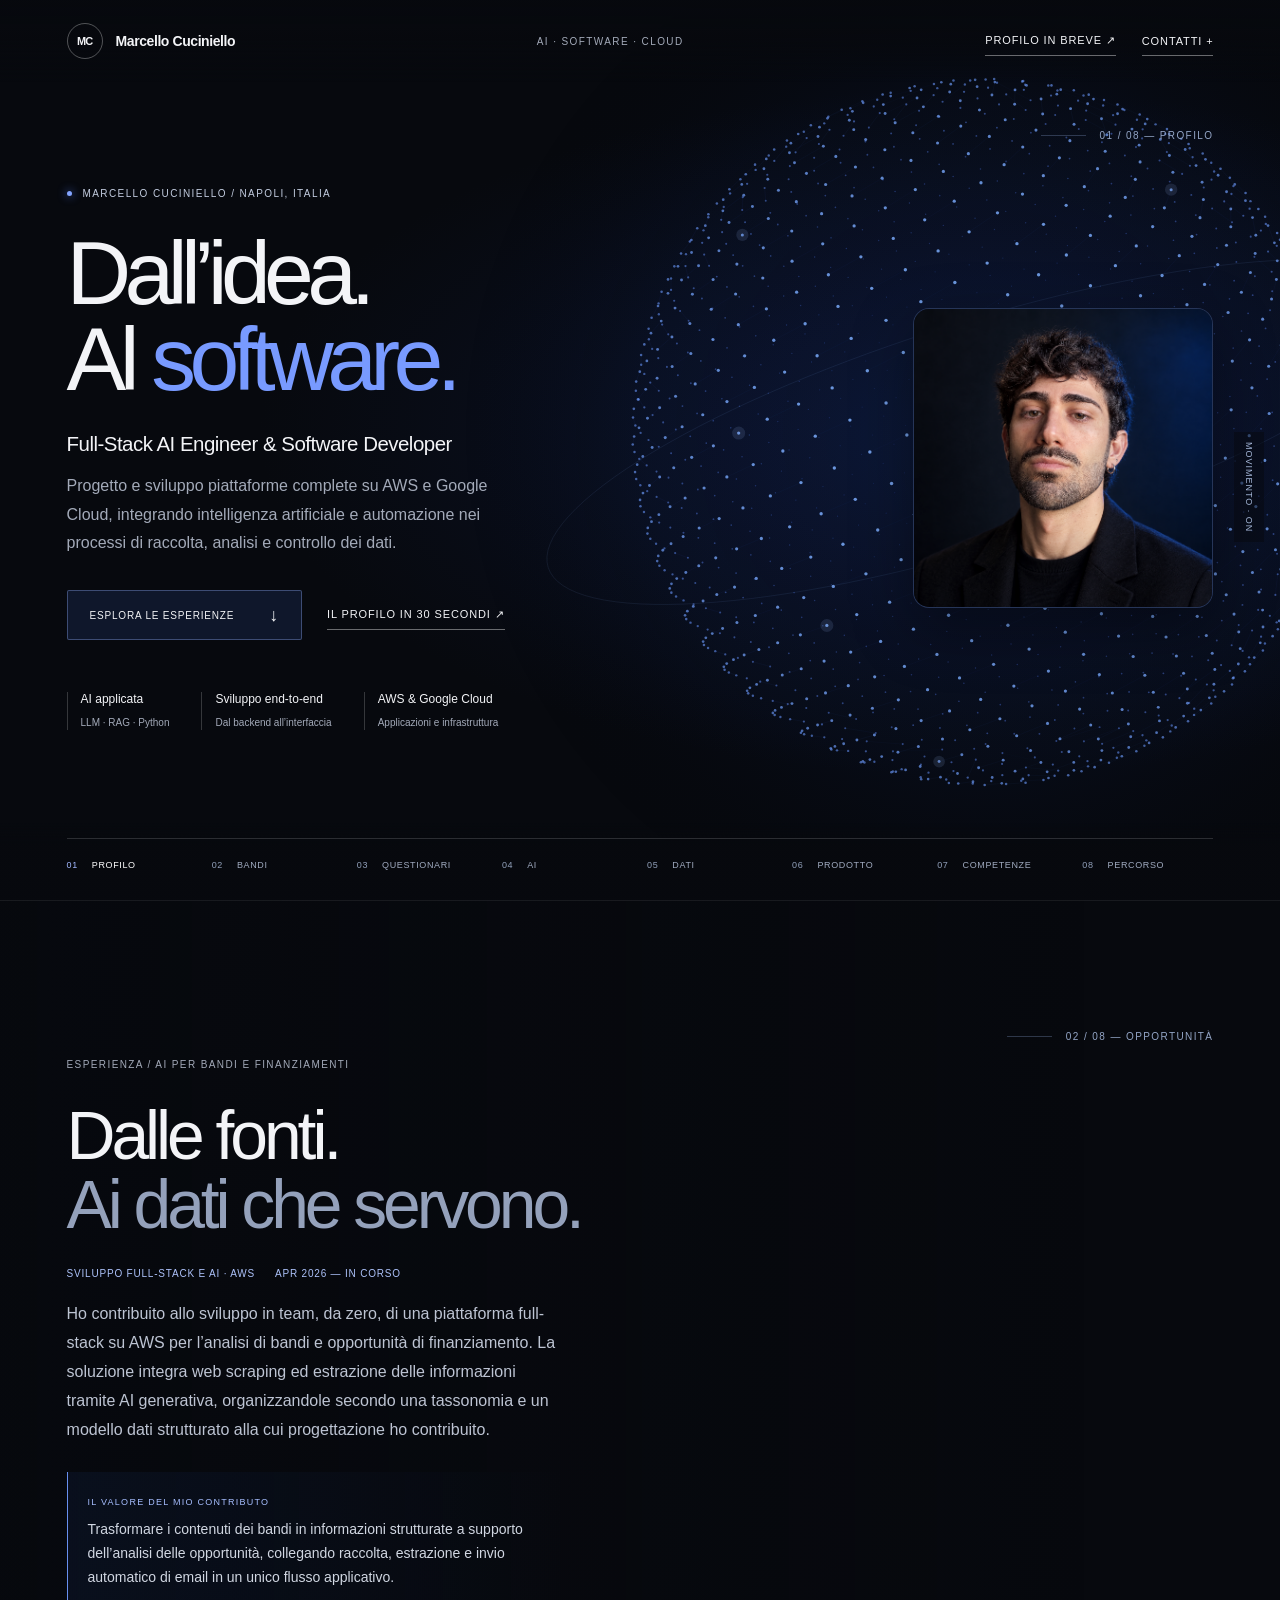
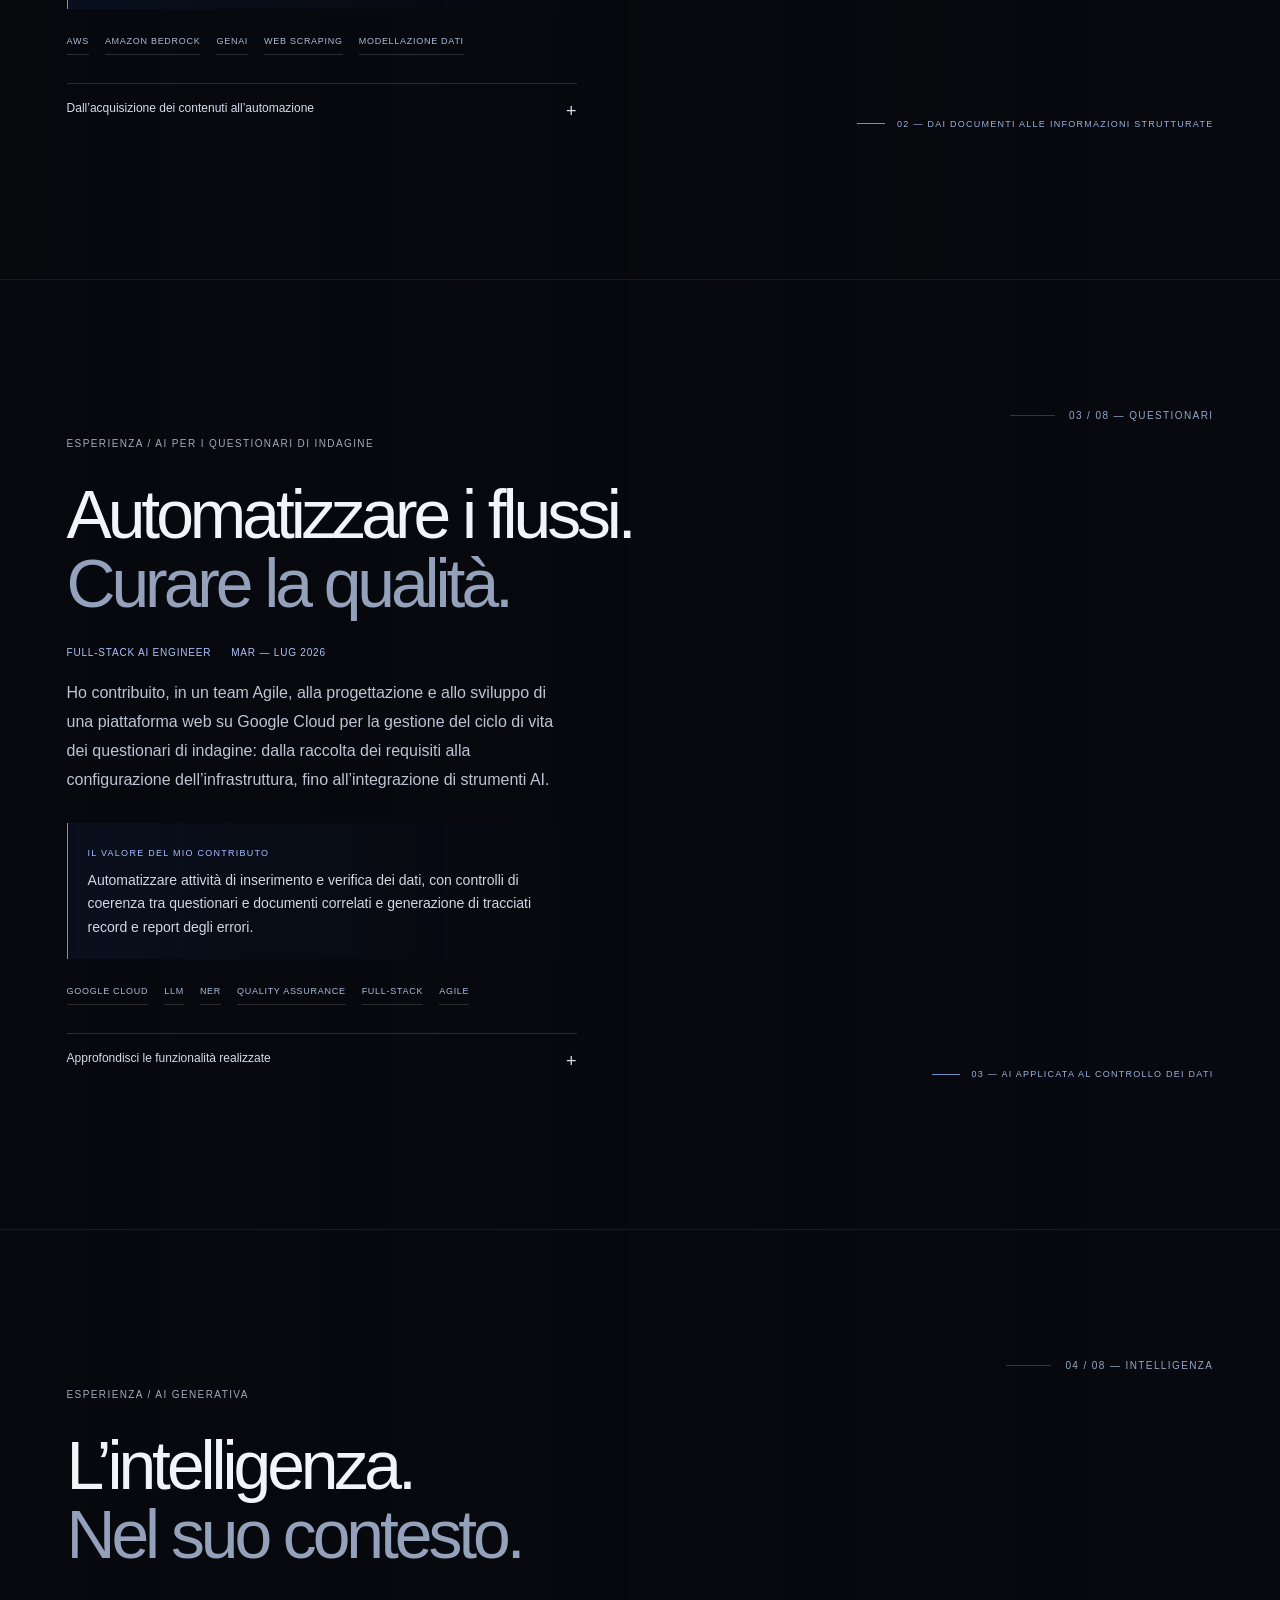
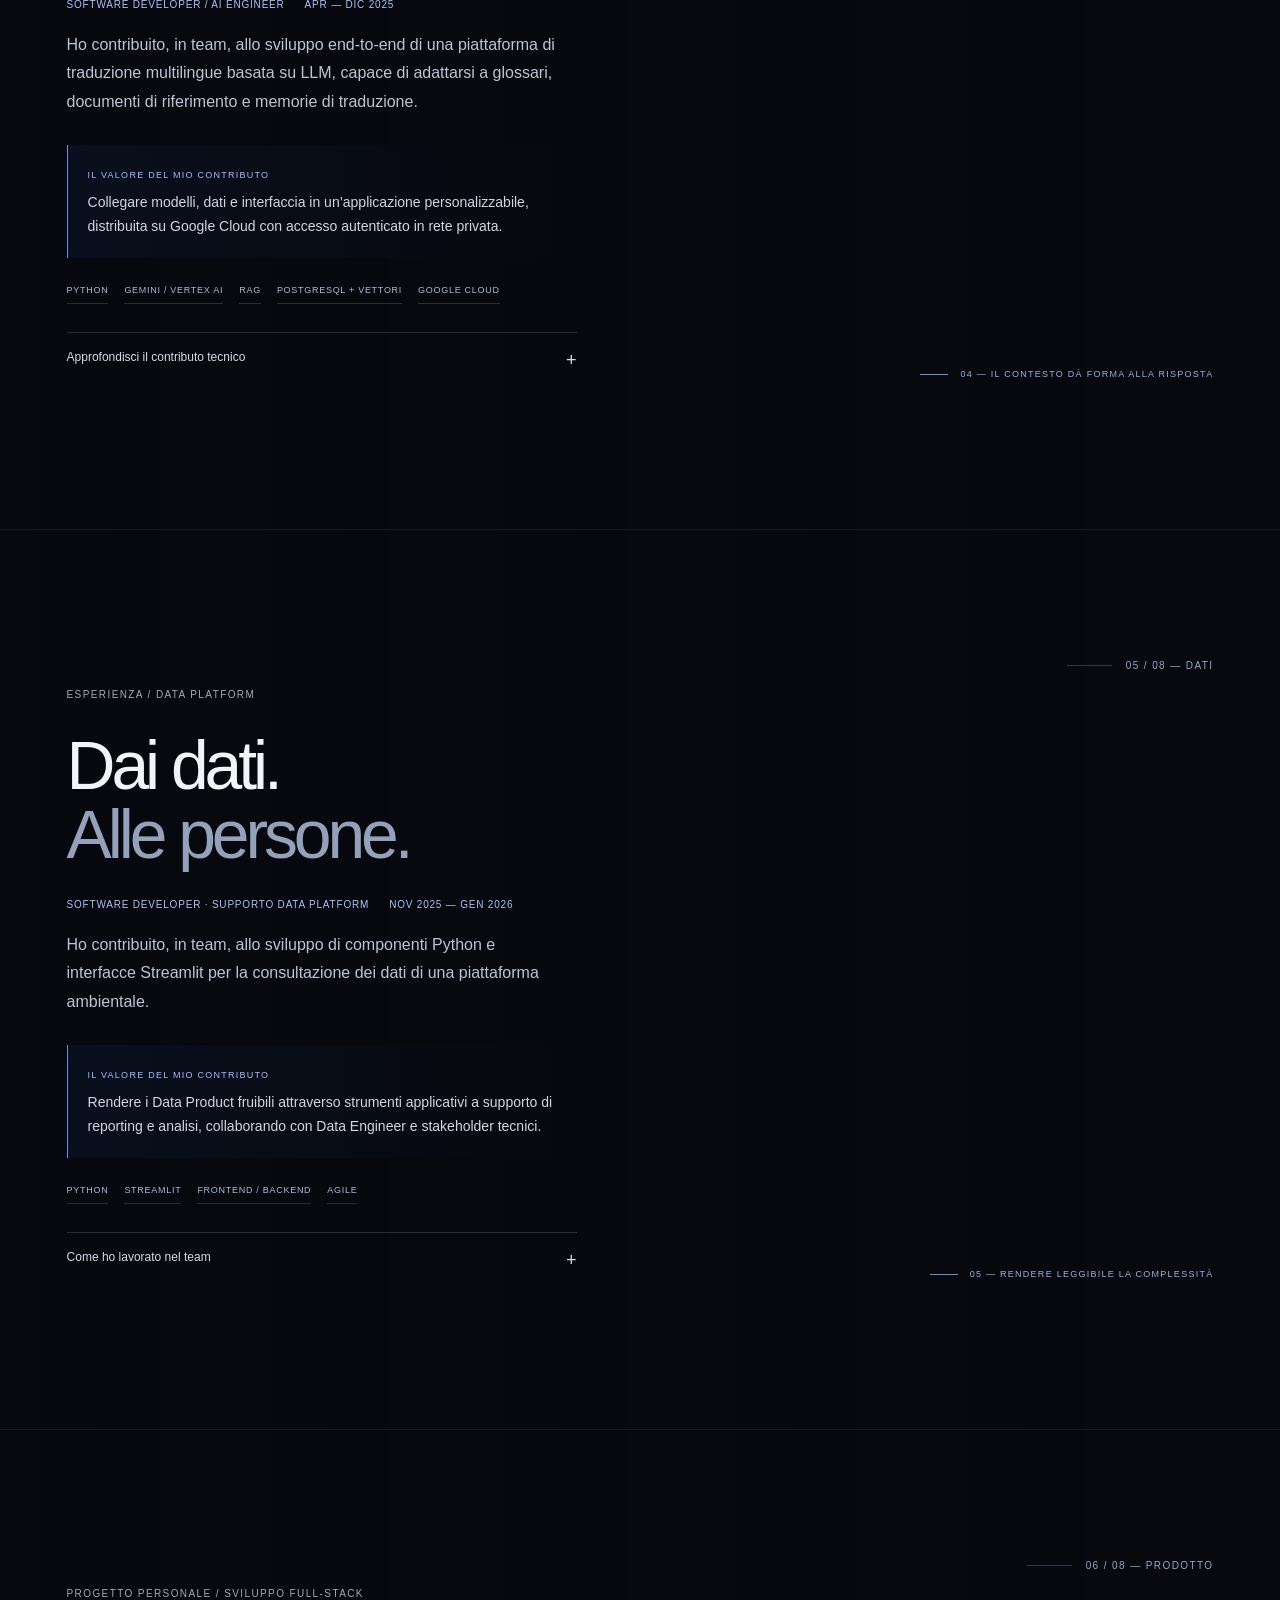
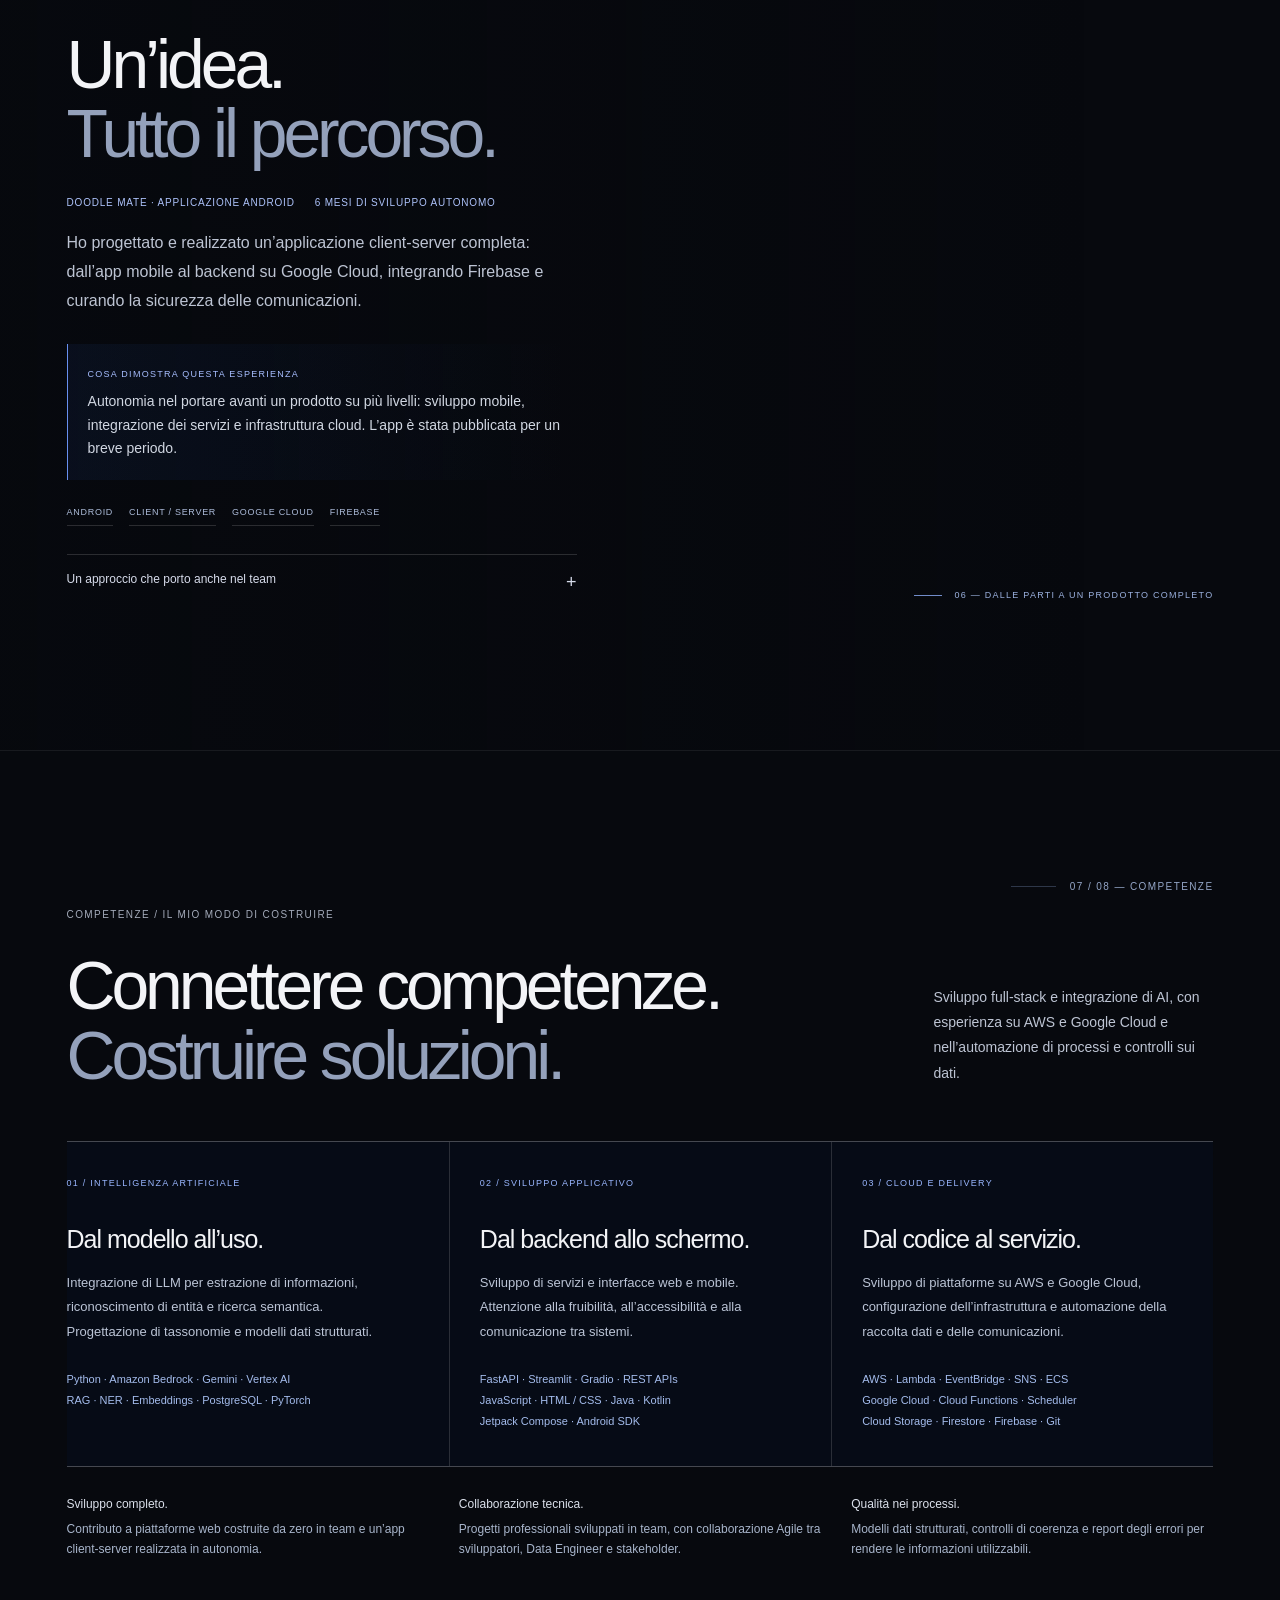
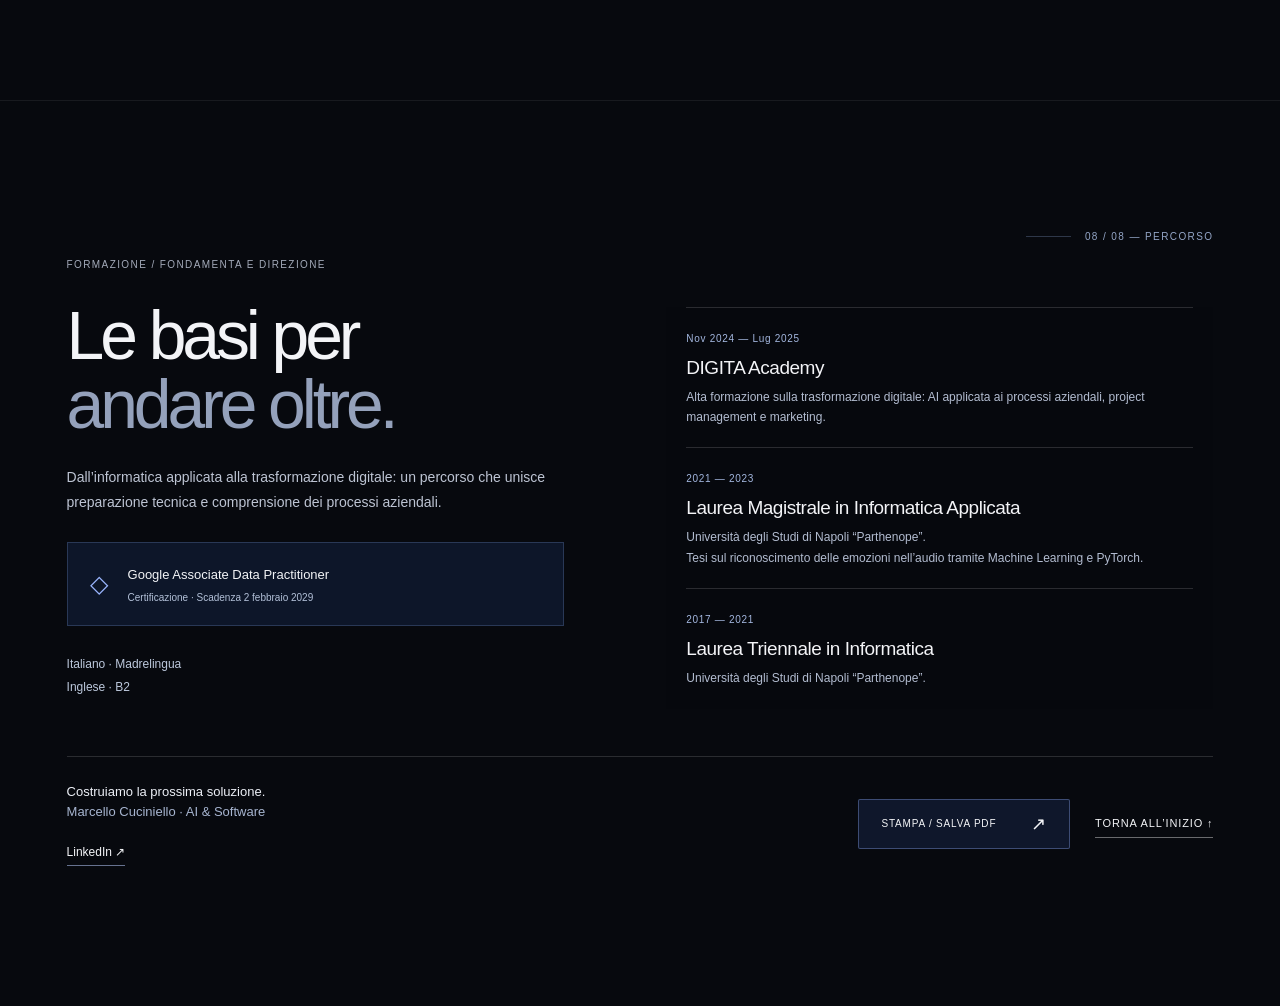
<file: index.html>
﻿<!doctype html>
<html lang="it">
<head>
  <meta charset="utf-8">
  <meta name="viewport" content="width=device-width, initial-scale=1">
  <meta http-equiv="refresh" content="0; url=hubtown-cv-directions.html">
  <link rel="canonical" href="hubtown-cv-directions.html">
  <title>Marcello Cuciniello — AI & Software</title>
</head>
<body>
  <p>Apri <a href="hubtown-cv-directions.html">il profilo di Marcello Cuciniello</a>.</p>
</body>
</html>
</file>
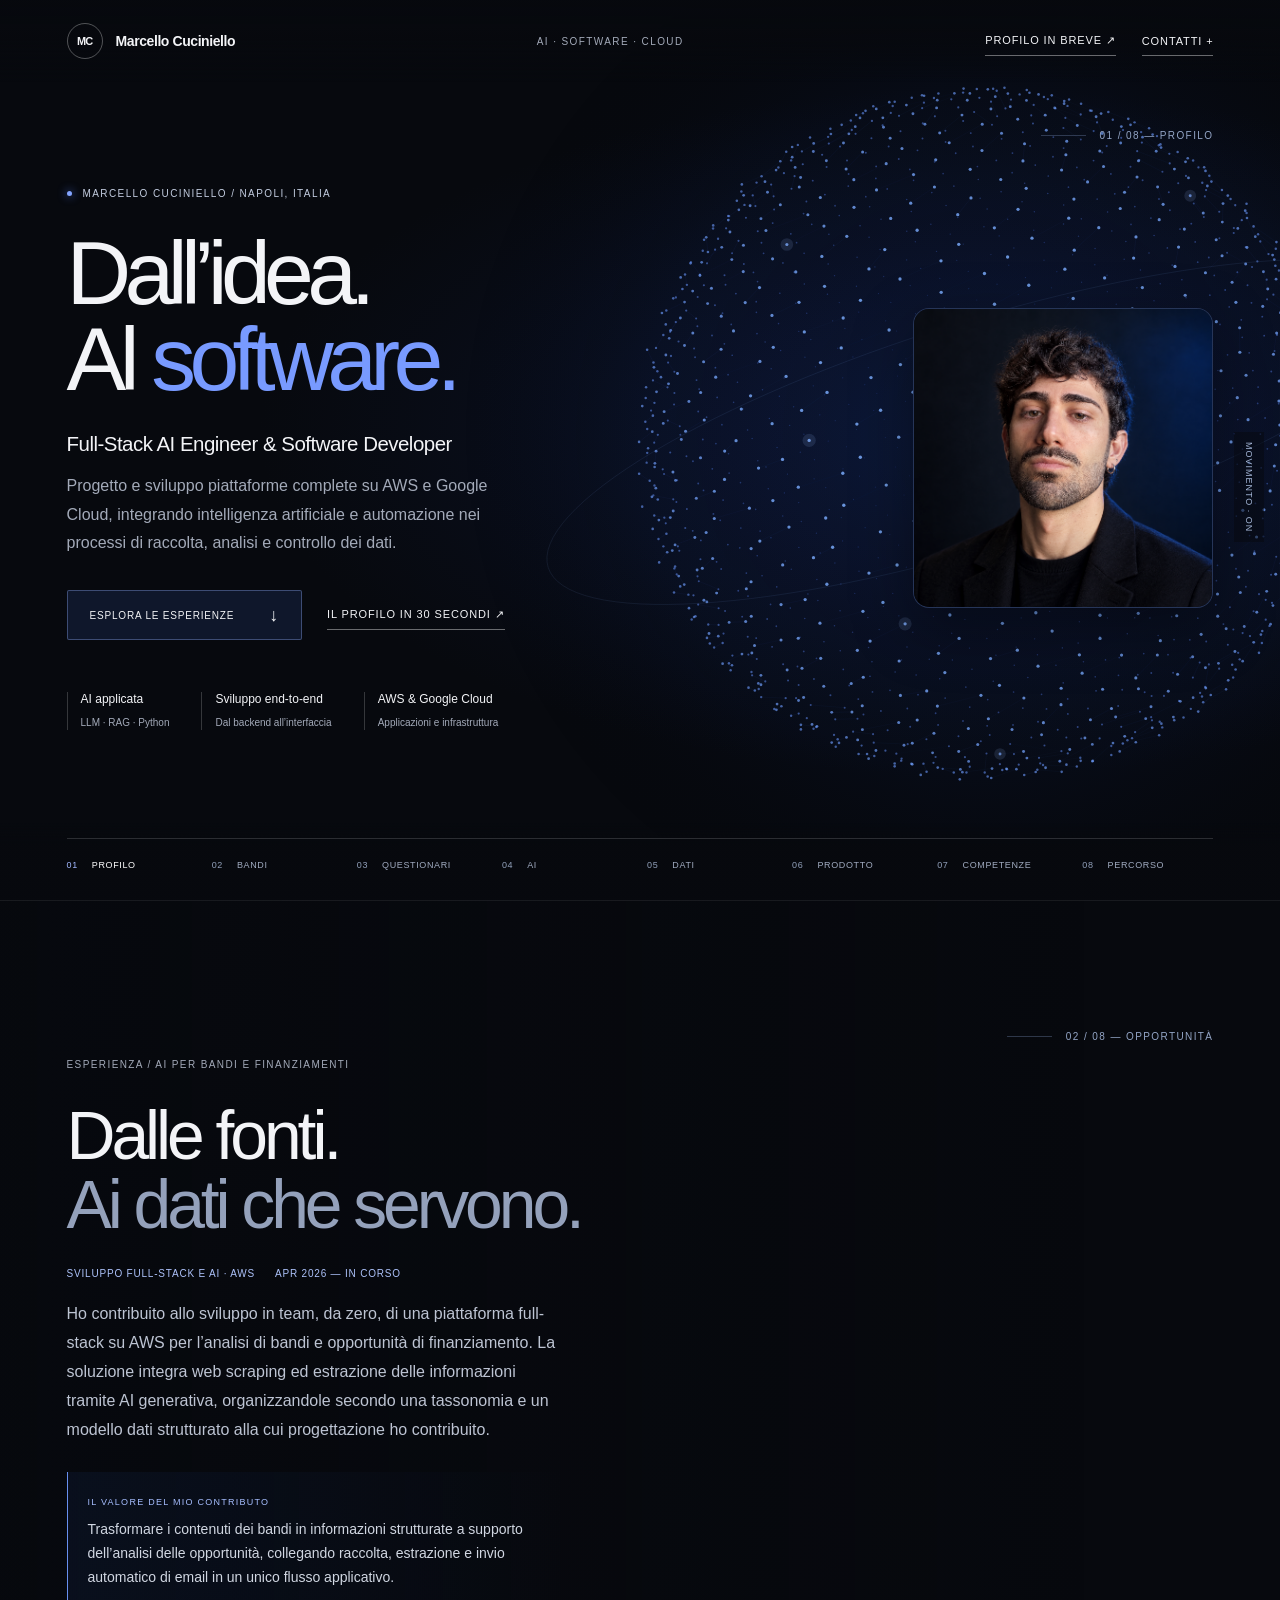
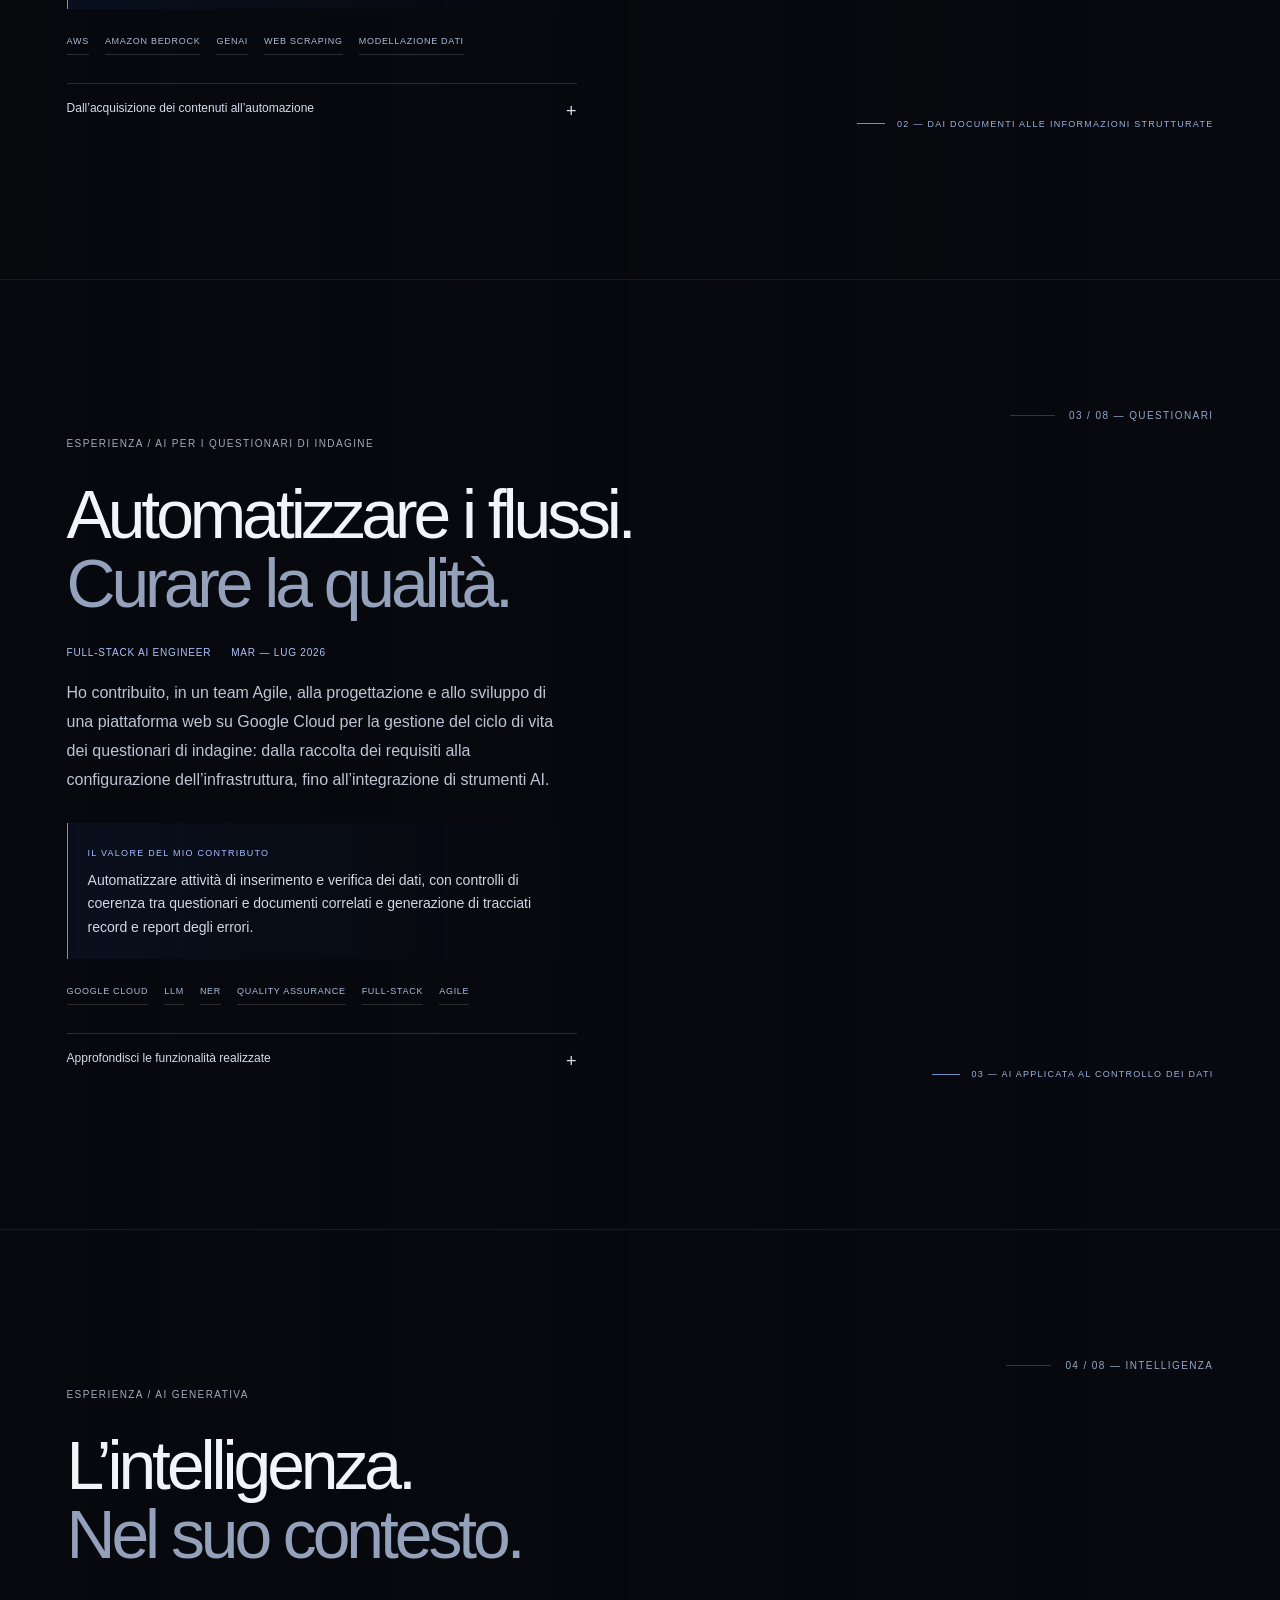
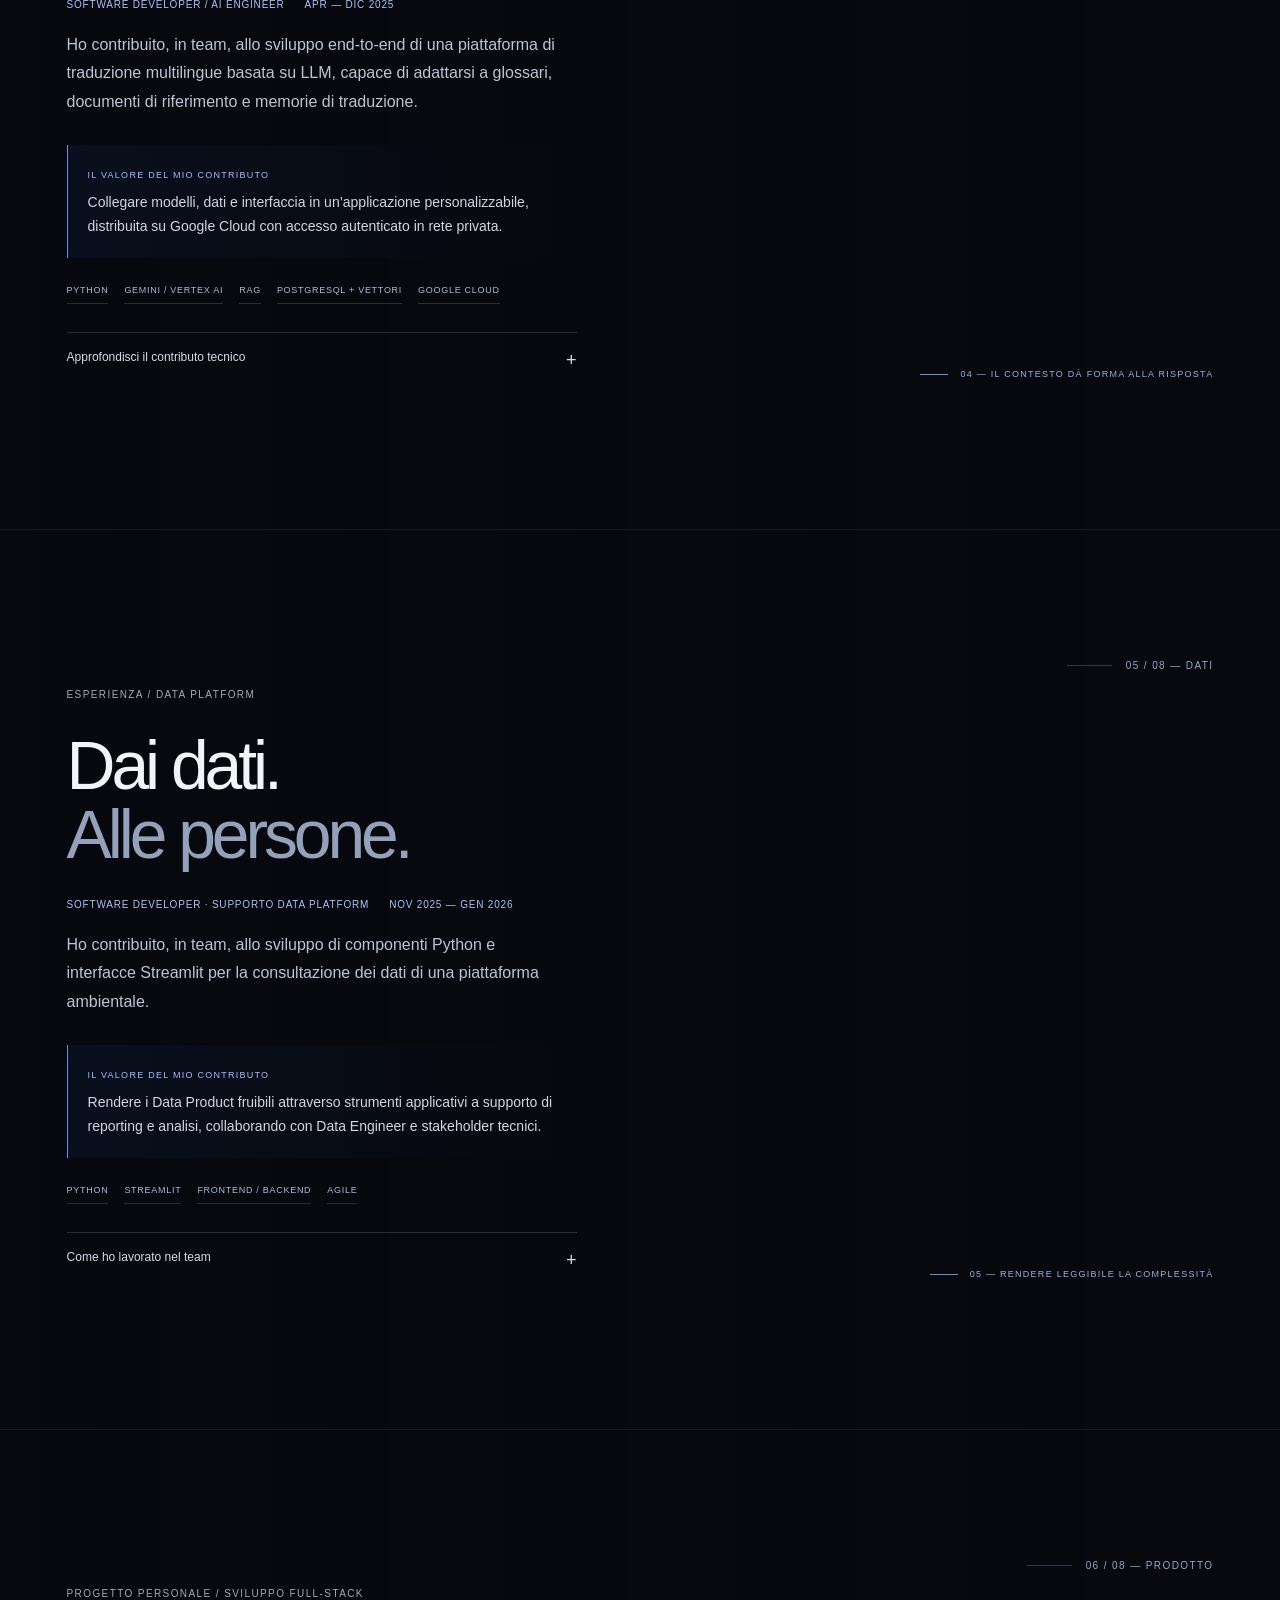
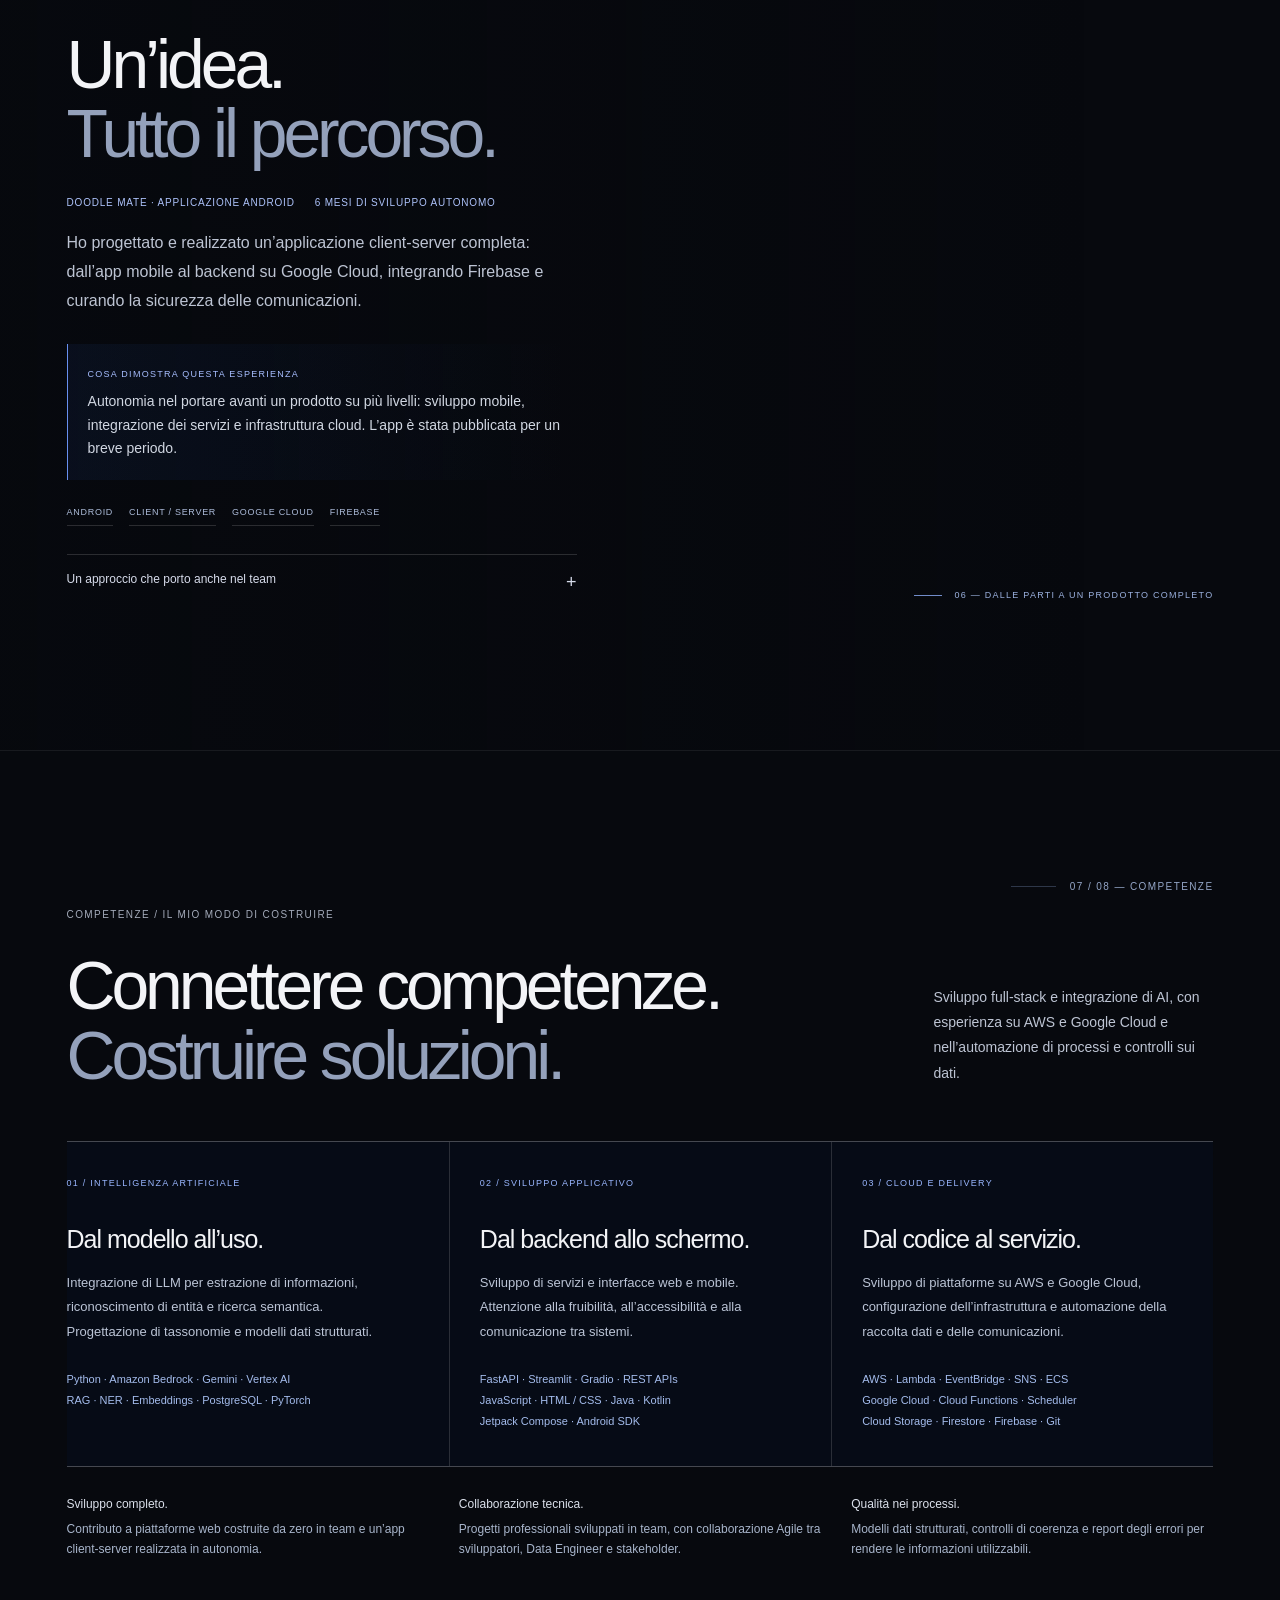
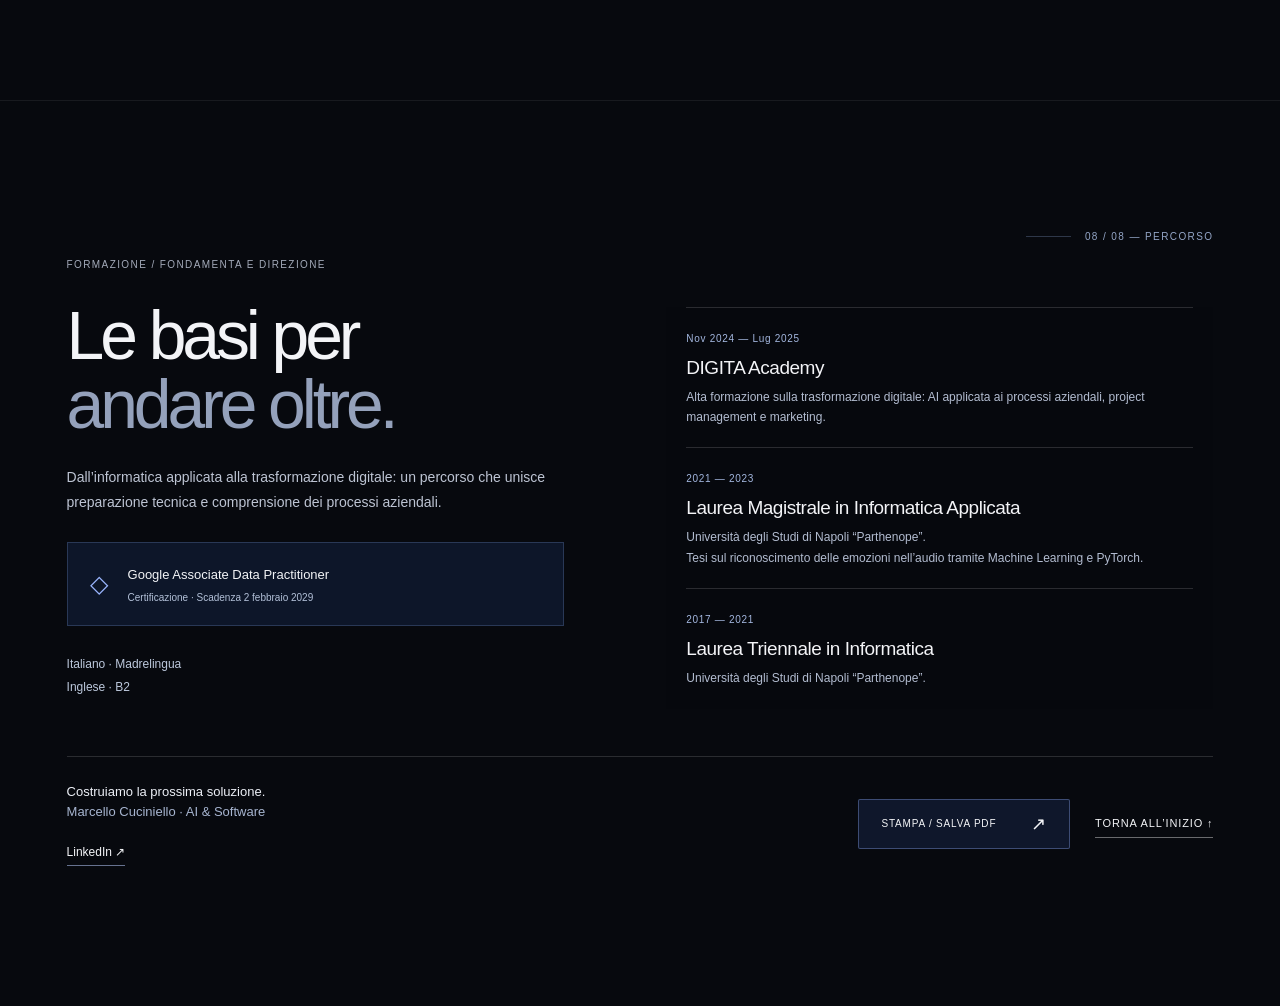
<file: hubtown-cv-directions.html>
﻿<!doctype html>
<html lang="it">
<head>
<meta charset="utf-8">
<meta name="viewport" content="width=device-width, initial-scale=1">
<meta name="theme-color" content="#07090e">
<meta name="description" content="Marcello Cuciniello, AI Engineer e Software Developer. AI generativa, sviluppo full-stack, AWS e Google Cloud. Piattaforme per bandi, questionari di indagine e traduzione multilingue.">
<title>Marcello Cuciniello — AI & Software</title>
<link rel="stylesheet" href="marcello-profile.css">
<script src="marcello-profile.js" defer></script>
</head>
<body>
<a class="skip" href="#profilo">Vai al contenuto</a>
<div class="ambient" aria-hidden="true"></div><canvas id="scene" aria-hidden="true"></canvas>
<header class="site-header">
<a class="identity" href="#profilo" aria-label="Marcello Cuciniello, inizio pagina"><span class="monogram" aria-hidden="true">MC</span>Marcello Cuciniello</a>
<span class="header-middle">AI · Software · Cloud</span>
<div class="header-actions"><button class="text-link" data-open-resume>Profilo in breve ↗</button><a class="text-link desktop-contact" href="#percorso">Contatti +</a><button class="text-link menu-toggle" aria-expanded="false" aria-controls="chapter-navigation">Menu +</button></div>
</header>
<main>
<section class="chapter hero" id="profilo" data-scene="0" aria-labelledby="hero-title">
<div class="section-number" aria-hidden="true">01 / 08 — Profilo</div>
<div class="chapter-content"><p class="print-only">Marcello Cuciniello</p>
<p class="eyebrow"><span class="dot"></span>Marcello Cuciniello / Napoli, Italia</p>
<h1 id="hero-title">Dall’idea.<br>Al <em>software.</em></h1>
<p class="role">Full-Stack AI Engineer & Software Developer</p>
<p class="intro">Progetto e sviluppo piattaforme complete su AWS e Google Cloud, integrando intelligenza artificiale e automazione nei processi di raccolta, analisi e controllo dei dati.</p>
<p class="print-only print-contact">Napoli<br>linkedin.com/in/marcello-cuciniello-b900892b8/</p>
<div class="actions"><a class="button" href="#bandi">Esplora le esperienze <span class="arrow" aria-hidden="true">↓</span></a><button class="text-link" data-open-resume>Il profilo in 30 secondi ↗</button></div>
<div class="hero-proof"><div><strong>AI applicata</strong><span>LLM · RAG · Python</span></div><div><strong>Sviluppo end-to-end</strong><span>Dal backend all’interfaccia</span></div><div><strong>AWS & Google Cloud</strong><span>Applicazioni e infrastruttura</span></div></div>
</div><figure class="hero-portrait"><img src="assets/marcello-profile-portrait.png" alt="Ritratto professionale di Marcello Cuciniello" width="1254" height="1254" fetchpriority="high"></figure><div class="figure-label" aria-hidden="true">01 — Connessioni che diventano sistemi</div>
</section>
<section class="chapter chapter-tint" id="bandi" data-scene="2" aria-labelledby="funding-title">
<div class="section-number" aria-hidden="true">02 / 08 — Opportunità</div>
<div class="chapter-content"><p class="eyebrow">Esperienza / AI per bandi e finanziamenti</p><h2 id="funding-title">Dalle fonti.<br><span class="soft">Ai dati che servono.</span></h2>
<div class="project-meta"><span>Sviluppo full-stack e AI · AWS</span><span>Apr 2026 — In corso</span></div>
<p class="lead">Ho contribuito allo sviluppo in team, da zero, di una piattaforma full-stack su AWS per l’analisi di bandi e opportunità di finanziamento. La soluzione integra web scraping ed estrazione delle informazioni tramite AI generativa, organizzandole secondo una tassonomia e un modello dati strutturato alla cui progettazione ho contribuito.</p>
<div class="outcome"><span>Il valore del mio contributo</span><p>Trasformare i contenuti dei bandi in informazioni strutturate a supporto dell’analisi delle opportunità, collegando raccolta, estrazione e invio automatico di email in un unico flusso applicativo.</p></div>
<div class="tags" aria-label="Tecnologie e ambiti"><span>AWS</span><span>Amazon Bedrock</span><span>GenAI</span><span>Web scraping</span><span>Modellazione dati</span></div>
<details><summary>Dall’acquisizione dei contenuti all’automazione</summary><ul><li>Contributo allo sviluppo della piattaforma full-stack in team, dall’impostazione iniziale, con integrazione tra frontend, backend e servizi AWS.</li><li>Raccolta automatizzata dei contenuti tramite web scraping ed estrazione delle informazioni con AI generativa.</li><li>Progettazione di una tassonomia e di un modello dati strutturato per rappresentare le informazioni sui bandi.</li><li>Utilizzo di Amazon Bedrock, Amazon SNS, Amazon EventBridge, AWS Lambda e Amazon ECS.</li><li>Integrazione dell’invio automatico di email nel flusso della piattaforma.</li></ul></details></div>
<div class="figure-label" aria-hidden="true">02 — Dai documenti alle informazioni strutturate</div>
</section>
<section class="chapter chapter-tint" id="questionari" data-scene="1" aria-labelledby="survey-title">
<div class="section-number" aria-hidden="true">03 / 08 — Questionari</div>
<div class="chapter-content"><p class="eyebrow">Esperienza / AI per i questionari di indagine</p><h2 id="survey-title">Automatizzare i flussi.<br><span class="soft">Curare la qualità.</span></h2>
<div class="project-meta"><span>Full-Stack AI Engineer</span><span>Mar — Lug 2026</span></div>
<p class="lead">Ho contribuito, in un team Agile, alla progettazione e allo sviluppo di una piattaforma web su Google Cloud per la gestione del ciclo di vita dei questionari di indagine: dalla raccolta dei requisiti alla configurazione dell’infrastruttura, fino all’integrazione di strumenti AI.</p>
<div class="outcome"><span>Il valore del mio contributo</span><p>Automatizzare attività di inserimento e verifica dei dati, con controlli di coerenza tra questionari e documenti correlati e generazione di tracciati record e report degli errori.</p></div>
<div class="tags" aria-label="Tecnologie e ambiti"><span>Google Cloud</span><span>LLM</span><span>NER</span><span>Quality assurance</span><span>Full-stack</span><span>Agile</span></div>
<details><summary>Approfondisci le funzionalità realizzate</summary><ul><li>Raccolta dei requisiti, progettazione della piattaforma e configurazione dell’infrastruttura cloud da zero.</li><li>Integrazione di LLM per il riconoscimento di entità (NER) negli elementi del questionario: domande, risposte e salti logici.</li><li>Analisi della coerenza dei dati tra questionari e documentazione collegata.</li><li>Generazione automatica di tracciati record e report degli errori per supportare il controllo qualità.</li><li>Sviluppo di strumenti dedicati all’automazione dei flussi di indagine, con iterazioni successive in team Agile.</li></ul></details></div>
<div class="figure-label" aria-hidden="true">03 — AI applicata al controllo dei dati</div>
</section>
<section class="chapter chapter-tint" id="intelligenza" data-scene="1" aria-labelledby="ai-title">
<div class="section-number" aria-hidden="true">04 / 08 — Intelligenza</div>
<div class="chapter-content"><p class="eyebrow">Esperienza / AI generativa</p><h2 id="ai-title">L’intelligenza.<br><span class="soft">Nel suo contesto.</span></h2>
<div class="project-meta"><span>Software Developer / AI Engineer</span><span>Apr — Dic 2025</span></div>
<p class="lead">Ho contribuito, in team, allo sviluppo end-to-end di una piattaforma di traduzione multilingue basata su LLM, capace di adattarsi a glossari, documenti di riferimento e memorie di traduzione.</p>
<div class="outcome"><span>Il valore del mio contributo</span><p>Collegare modelli, dati e interfaccia in un’applicazione personalizzabile, distribuita su Google Cloud con accesso autenticato in rete privata.</p></div>
<div class="tags" aria-label="Tecnologie utilizzate"><span>Python</span><span>Gemini / Vertex AI</span><span>RAG</span><span>PostgreSQL + vettori</span><span>Google Cloud</span></div>
<details><summary>Approfondisci il contributo tecnico</summary><ul><li>Implementazione di chatbot con Vertex AI e di un sistema RAG con embeddings e ricerca semantica su PostgreSQL.</li><li>Preparazione dei dati per il fine-tuning: scraping, normalizzazione e conversione in JSONL su Cloud Storage.</li><li>Frontend in HTML, CSS e JavaScript con attenzione agli standard di accessibilità WCAG.</li><li>Integrazione di Cloud Functions, Cloud Scheduler, Cloud Storage e Firestore; documentazione tecnica e guida utente.</li></ul></details></div>
<div class="figure-label" aria-hidden="true">04 — Il contesto dà forma alla risposta</div>
</section>
<section class="chapter chapter-tint" id="dati" data-scene="2" aria-labelledby="data-title">
<div class="section-number" aria-hidden="true">05 / 08 — Dati</div>
<div class="chapter-content"><p class="eyebrow">Esperienza / Data Platform</p><h2 id="data-title">Dai dati.<br><span class="soft">Alle persone.</span></h2>
<div class="project-meta"><span>Software Developer · Supporto Data Platform</span><span>Nov 2025 — Gen 2026</span></div>
<p class="lead">Ho contribuito, in team, allo sviluppo di componenti Python e interfacce Streamlit per la consultazione dei dati di una piattaforma ambientale.</p>
<div class="outcome"><span>Il valore del mio contributo</span><p>Rendere i Data Product fruibili attraverso strumenti applicativi a supporto di reporting e analisi, collaborando con Data Engineer e stakeholder tecnici.</p></div>
<div class="tags" aria-label="Tecnologie e metodo"><span>Python</span><span>Streamlit</span><span>Frontend / Backend</span><span>Agile</span></div>
<details><summary>Come ho lavorato nel team</summary><ul><li>Supporto allo sviluppo applicativo e all’integrazione tra frontend e backend.</li><li>Realizzazione di interfacce per consultare e valorizzare i dati prodotti dalla piattaforma.</li><li>Collaborazione continua con le figure tecniche in un contesto di sviluppo Agile.</li></ul></details></div>
<div class="figure-label" aria-hidden="true">05 — Rendere leggibile la complessità</div>
</section>
<section class="chapter chapter-tint" id="prodotto" data-scene="3" aria-labelledby="product-title">
<div class="section-number" aria-hidden="true">06 / 08 — Prodotto</div>
<div class="chapter-content"><p class="eyebrow">Progetto personale / Sviluppo full-stack</p><h2 id="product-title">Un’idea.<br><span class="soft">Tutto il percorso.</span></h2>
<div class="project-meta"><span>Doodle Mate · Applicazione Android</span><span>6 mesi di sviluppo autonomo</span></div>
<p class="lead">Ho progettato e realizzato un’applicazione client-server completa: dall’app mobile al backend su Google Cloud, integrando Firebase e curando la sicurezza delle comunicazioni.</p>
<div class="outcome"><span>Cosa dimostra questa esperienza</span><p>Autonomia nel portare avanti un prodotto su più livelli: sviluppo mobile, integrazione dei servizi e infrastruttura cloud. L’app è stata pubblicata per un breve periodo.</p></div>
<div class="tags" aria-label="Ambiti del progetto"><span>Android</span><span>Client / Server</span><span>Google Cloud</span><span>Firebase</span></div>
<details><summary>Un approccio che porto anche nel team</summary><ul><li>Capacità di collegare il comportamento dell’interfaccia alle esigenze del backend.</li><li>Attenzione alla comunicazione sicura tra applicazione e servizi.</li><li>Apprendimento autonomo e gestione dell’intero percorso di sviluppo.</li></ul></details></div>
<div class="figure-label" aria-hidden="true">06 — Dalle parti a un prodotto completo</div>
</section>
<section class="chapter" id="competenze" data-scene="4" aria-labelledby="skills-title">
<div class="section-number" aria-hidden="true">07 / 08 — Competenze</div>
<div class="wide"><p class="eyebrow">Competenze / Il mio modo di costruire</p>
<div class="skills-head"><h2 id="skills-title">Connettere competenze.<br><span class="soft">Costruire soluzioni.</span></h2><p class="lead">Sviluppo full-stack e integrazione di AI, con esperienza su AWS e Google Cloud e nell’automazione di processi e controlli sui dati.</p></div>
<div class="skill-grid">
<article class="skill-group"><span class="micro">01 / Intelligenza artificiale</span><h3>Dal modello all’uso.</h3><p>Integrazione di LLM per estrazione di informazioni, riconoscimento di entità e ricerca semantica. Progettazione di tassonomie e modelli dati strutturati.</p><p class="tools">Python · Amazon Bedrock · Gemini · Vertex AI<br>RAG · NER · Embeddings · PostgreSQL · PyTorch</p></article>
<article class="skill-group"><span class="micro">02 / Sviluppo applicativo</span><h3>Dal backend allo schermo.</h3><p>Sviluppo di servizi e interfacce web e mobile. Attenzione alla fruibilità, all’accessibilità e alla comunicazione tra sistemi.</p><p class="tools">FastAPI · Streamlit · Gradio · REST APIs<br>JavaScript · HTML / CSS · Java · Kotlin<br>Jetpack Compose · Android SDK</p></article>
<article class="skill-group"><span class="micro">03 / Cloud e delivery</span><h3>Dal codice al servizio.</h3><p>Sviluppo di piattaforme su AWS e Google Cloud, configurazione dell’infrastruttura e automazione della raccolta dati e delle comunicazioni.</p><p class="tools">AWS · Lambda · EventBridge · SNS · ECS<br>Google Cloud · Cloud Functions · Scheduler<br>Cloud Storage · Firestore · Firebase · Git</p></article>
</div>
<div class="work-style"><p><strong>Sviluppo completo.</strong>Contributo a piattaforme web costruite da zero in team e un’app client-server realizzata in autonomia.</p><p><strong>Collaborazione tecnica.</strong>Progetti professionali sviluppati in team, con collaborazione Agile tra sviluppatori, Data Engineer e stakeholder.</p><p><strong>Qualità nei processi.</strong>Modelli dati strutturati, controlli di coerenza e report degli errori per rendere le informazioni utilizzabili.</p></div></div>
</section>
<section class="chapter" id="percorso" data-scene="5" aria-labelledby="education-title">
<div class="section-number" aria-hidden="true">08 / 08 — Percorso</div>
<div class="wide"><p class="eyebrow">Formazione / Fondamenta e direzione</p>
<div class="education"><div><h2 id="education-title">Le basi per<br><span class="soft">andare oltre.</span></h2><p class="lead">Dall’informatica applicata alla trasformazione digitale: un percorso che unisce preparazione tecnica e comprensione dei processi aziendali.</p><div class="credential"><span class="credential-mark" aria-hidden="true">◇</span><div><strong>Google Associate Data Practitioner</strong><small>Certificazione · Scadenza 2 febbraio 2029</small></div></div><p class="languages">Italiano · Madrelingua<br>Inglese · B2</p></div>
<div class="timeline"><article><time>Nov 2024 — Lug 2025</time><h3>DIGITA Academy</h3><p>Alta formazione sulla trasformazione digitale: AI applicata ai processi aziendali, project management e marketing.</p></article><article><time>2021 — 2023</time><h3>Laurea Magistrale in Informatica Applicata</h3><p>Università degli Studi di Napoli “Parthenope”.<br>Tesi sul riconoscimento delle emozioni nell’audio tramite Machine Learning e PyTorch.</p></article><article><time>2017 — 2021</time><h3>Laurea Triennale in Informatica</h3><p>Università degli Studi di Napoli “Parthenope”.</p></article></div></div>
<div class="closing"><div><p><strong>Costruiamo la prossima soluzione.</strong><br>Marcello Cuciniello · AI & Software</p><div class="contact-links"><a href="https://www.linkedin.com/in/marcello-cuciniello-b900892b8/" target="_blank" rel="noopener noreferrer">LinkedIn ↗</a></div></div><div class="actions"><button class="button" data-print>Stampa / Salva PDF <span class="arrow" aria-hidden="true">↗</span></button><a class="text-link" href="#profilo">Torna all’inizio ↑</a></div></div>
</div>
</section>
</main>
<button class="motion-toggle" aria-pressed="false" aria-label="Animazioni: disattiva movimento">Movimento · ON</button>
<nav class="chapter-nav" id="chapter-navigation" aria-label="Capitoli del profilo"><div class="nav-track"><div class="progress" aria-hidden="true"></div><a href="#profilo" aria-current="location"><span>01</span><span>Profilo</span></a><a href="#bandi"><span>02</span><span>Bandi</span></a><a href="#questionari"><span>03</span><span>Questionari</span></a><a href="#intelligenza"><span>04</span><span>AI</span></a><a href="#dati"><span>05</span><span>Dati</span></a><a href="#prodotto"><span>06</span><span>Prodotto</span></a><a href="#competenze"><span>07</span><span>Competenze</span></a><a href="#percorso"><span>08</span><span>Percorso</span></a></div></nav>
<dialog id="resume" aria-labelledby="resume-title">
<div class="dialog-header"><div><span class="micro">Il profilo in 30 secondi</span><h2 id="resume-title">Marcello Cuciniello</h2></div><button class="close-dialog" aria-label="Chiudi sintesi">×</button></div>
<p class="resume-role">Full-Stack AI Engineer & Software Developer · Napoli</p>
<div class="contact-links"><a href="https://www.linkedin.com/in/marcello-cuciniello-b900892b8/" target="_blank" rel="noopener noreferrer">LinkedIn ↗</a></div>
<div class="resume-block"><h3>Cosa porto in un team</h3><p>Sviluppo piattaforme full-stack su AWS e Google Cloud. Integro AI e automazione per estrarre informazioni dai bandi, gestire questionari di indagine e tradurre contenuti multilingue. Collego requisiti, modelli dati, infrastruttura e applicazione, con attenzione alla qualità delle informazioni.</p></div>
<div class="resume-block"><h3>Esperienze principali</h3><p><b>Apr 2026 — In corso · Sviluppo full-stack e AI su AWS</b><br>Sviluppo in team, da zero, di una piattaforma per l’analisi di bandi e finanziamenti. Web scraping, estrazione GenAI, tassonomia e modello dati progettati per strutturare le informazioni; invio automatico di email. Amazon Bedrock, Lambda, EventBridge, SNS ed ECS.</p><p><b>Mar — Lug 2026 · Full-Stack AI Engineer</b><br>Sviluppo in team di una piattaforma per il ciclo di vita dei questionari di indagine: requisiti, infrastruttura GCP e integrazione LLM per NER, controlli di coerenza, tracciati record e report degli errori.</p><p><b>Nov 2025 — Gen 2026 · Software Developer, supporto Data Platform</b><br>Componenti Python e interfacce Streamlit per consultazione dei dati, reporting e analisi. Collaborazione in team Agile.</p><p><b>Apr — Dic 2025 · Software Developer / AI Engineer</b><br>Sviluppo in team di una piattaforma di traduzione multilingue: Gemini, Vertex AI, RAG, PostgreSQL e Google Cloud. Sviluppo end-to-end e accesso privato autenticato.</p><p><b>Progetto personale · Doodle Mate</b><br>App Android e backend cloud sviluppati in autonomia in sei mesi; integrazione Firebase e comunicazioni sicure.</p></div>
<div class="resume-block"><h3>Competenze chiave</h3><p>Full-stack · AWS · Google Cloud · Python · Amazon Bedrock · LLM / RAG · NER · Modellazione dati · Web scraping · Automazione email · PostgreSQL · Streamlit · FastAPI · JavaScript · Android · Git · Agile</p></div>
<div class="resume-block"><h3>Formazione, certificazione e lingue</h3><p>Laurea Magistrale in Informatica Applicata · DIGITA Academy.<br>Google Associate Data Practitioner, scadenza 02/02/2029.<br>Italiano madrelingua · Inglese B2.</p></div>
<div class="dialog-actions"><button class="button" data-print>Stampa / Salva PDF ↗</button><button class="text-link" id="download-resume">Scarica sintesi · TXT ↓</button></div>
</dialog>
</body>
</html>
</file>
<file: marcello-profile.css>
:root{color-scheme:dark;--bg:#07090e;--text:#f3f4f7;--muted:#a3aab9;--blue:#789aff;--line:#ffffff25;--pad:clamp(24px,5.2vw,90px)}
*{box-sizing:border-box}html{scroll-behavior:smooth;scroll-padding-top:100px}body{margin:0;background:var(--bg);color:var(--text);font-family:Arial,Helvetica,sans-serif;-webkit-font-smoothing:antialiased}a{color:inherit;text-decoration:none}button{font:inherit;color:inherit;cursor:pointer}button,a,summary{touch-action:manipulation;-webkit-tap-highlight-color:transparent}button:focus-visible,a:focus-visible,summary:focus-visible{outline:2px solid #94c4ff;outline-offset:6px}::selection{background:#456cda;color:white}.skip{position:fixed;top:-100px;left:24px;z-index:100;padding:16px;background:white;color:black}.skip:focus{top:20px}
.site-header{position:fixed;inset:0 0 auto;z-index:20;display:flex;align-items:center;justify-content:space-between;padding:23px var(--pad);background:linear-gradient(#07090ef5,#07090ec9,transparent);gap:20px}.identity{display:flex;align-items:center;gap:13px;font-size:14px;letter-spacing:-.03em;font-weight:600}.monogram{display:grid;place-items:center;width:36px;height:36px;border:1px solid #ffffff4d;border-radius:50%;font-size:11px;letter-spacing:-1px}.header-middle,.eyebrow,.micro,.chapter-nav,.text-link,.button,.tags,.section-number,.figure-label{font-size:10px;letter-spacing:.14em;text-transform:uppercase}.header-middle{color:var(--muted)}.header-actions{display:flex;align-items:center;gap:26px}.text-link{background:none;border:0;border-bottom:1px solid #ffffff65;padding:8px 0;font-size:11px;letter-spacing:.08em}.text-link:hover{color:#a7bfff}.menu-toggle{display:none}
#scene{position:fixed;inset:0;width:100%;height:100%;pointer-events:none;z-index:0}.ambient{position:fixed;inset:0;z-index:-1;background:radial-gradient(ellipse at 76% 48%,#11215270,transparent 52%),#07090e}main{position:relative;z-index:1}.chapter{position:relative;min-height:100svh;padding:155px var(--pad) 140px;display:flex;flex-direction:column;justify-content:center}.chapter:not(:first-child){border-top:1px solid #ffffff12}.chapter-content{width:min(610px,53%)}.eyebrow{display:flex;align-items:center;gap:11px;color:var(--muted);margin:0 0 27px;font-weight:400;line-height:1.8}.dot{width:5px;height:5px;background:#84a5ff;border-radius:50%;box-shadow:0 0 10px #527fff}.hero .eyebrow{color:#c2ccdf}.hero h1{font-size:clamp(64px,7.5vw,122px);letter-spacing:-.074em;line-height:.96;font-weight:400;margin:0 0 30px}.hero h1 em{font-style:normal;color:var(--blue)}.role{font-size:clamp(17px,1.6vw,22px);font-weight:400;letter-spacing:-.025em;margin:0 0 16px}.intro{font-size:16px;line-height:1.8;color:var(--muted);max-width:445px;margin:0}.actions{display:flex;align-items:center;flex-wrap:wrap;gap:25px;margin-top:32px}.button{display:inline-flex;justify-content:space-between;align-items:center;gap:35px;border:1px solid #6c82bd80;background:#121c33c9;border-radius:2px;padding:18px 22px;min-height:50px;letter-spacing:.08em;transition:background .2s,border-color .2s}.button:hover{background:#223c75;border-color:#8aa8ff}.arrow{font-size:18px;line-height:12px}.hero-proof{display:flex;gap:32px;margin-top:52px}.hero-proof>div{border-left:1px solid #ffffff30;padding-left:13px}.hero-proof strong{font-size:12px;font-weight:400;display:block;margin-bottom:6px}.hero-proof span{font-size:10px;color:var(--muted);line-height:1.5}.figure-label{position:absolute;right:var(--pad);bottom:150px;color:#9bb1df;font-size:9px;display:flex;align-items:center;gap:12px}.figure-label::before{content:'';width:28px;height:1px;background:#718cc9}.section-number{position:absolute;right:var(--pad);top:130px;color:#94a6c7;display:flex;align-items:center;gap:14px}.section-number::before{content:'';width:45px;height:1px;background:#6f86ad60}
h2{font-size:clamp(47px,5.3vw,85px);font-weight:400;line-height:1.02;letter-spacing:-.06em;margin:0 0 26px}h2 .soft{color:#94a1bb}.lead{font-size:16px;line-height:1.8;color:#bdc4d3;max-width:500px;margin:0 0 25px}.project-meta{display:flex;flex-wrap:wrap;gap:9px 20px;color:#adc2fa;font-size:10px;letter-spacing:.08em;text-transform:uppercase;margin-bottom:18px;line-height:1.7}.outcome{padding:19px 0 19px 20px;border-left:1px solid #688fef;margin:28px 0 24px;max-width:500px;background:linear-gradient(90deg,#16357326,transparent)}.outcome span{font-size:9px;text-transform:uppercase;letter-spacing:.14em;color:#a7beff}.outcome p{font-size:14px;line-height:1.7;margin:9px 0 0;color:#d1d7e2}.tags{display:flex;gap:8px 16px;flex-wrap:wrap;font-size:9px;line-height:1.8;letter-spacing:.08em;color:#adbcda}.tags span{border-bottom:1px solid #ffffff25;padding-bottom:5px}details{margin-top:28px;max-width:510px}summary{cursor:pointer;list-style:none;display:flex;justify-content:space-between;border-top:1px solid var(--line);padding:17px 0;font-size:12px;color:#d6dbea}summary::-webkit-details-marker{display:none}summary::after{content:'+';font-size:18px}details[open] summary::after{content:'−'}details ul{padding:0 0 0 18px;color:#aeb9cd;font-size:13px;line-height:1.8;margin:4px 0 20px}details li+li{margin-top:9px}.chapter-tint{background:linear-gradient(90deg,#07090e85,transparent 85%)}
.wide{width:100%;max-width:1350px}.skills-head{display:flex;justify-content:space-between;align-items:end;gap:40px}.skills-head h2{max-width:750px}.skills-head .lead{max-width:280px;font-size:14px;padding-bottom:5px}.skill-grid{display:grid;grid-template-columns:repeat(3,1fr);margin-top:25px;border-top:1px solid #ffffff40;border-bottom:1px solid #ffffff40;background:#070c17eb;backdrop-filter:blur(12px)}.skill-group{padding:30px 30px 34px 0}.skill-group+.skill-group{border-left:1px solid var(--line);padding-left:30px}.skill-group .micro{color:#99b6ff;font-size:9px}.skill-group h3{font-size:25px;letter-spacing:-.04em;font-weight:400;margin:35px 0 17px}.skill-group p{font-size:13px;line-height:1.9;color:#bbc4d6;max-width:310px;margin:0}.skill-group .tools{margin-top:24px;font-size:11px;color:#a4bced;line-height:1.9}.work-style{display:grid;grid-template-columns:repeat(3,1fr);gap:30px;margin-top:27px}.work-style p{font-size:12px;color:#a8b5cb;line-height:1.7;margin:0}.work-style strong{font-size:12px;color:#dbe0eb;display:block;font-weight:400;margin-bottom:5px}
.education{display:grid;grid-template-columns:1fr 1.1fr;gap:8vw;align-items:start}.education .lead{font-size:14px}.timeline{margin-top:6px;background:#07090ec2;padding:0 20px}.timeline article{padding:20px 0;border-top:1px solid var(--line)}.timeline time{font-size:10px;color:#a4b8e0;letter-spacing:.07em}.timeline h3{font-size:19px;letter-spacing:-.025em;font-weight:400;margin:11px 0 8px}.timeline p{color:#b3bdd1;font-size:12px;line-height:1.7;margin:0}.credential{border:1px solid #536c9b66;background:#101d35b5;padding:22px;margin:27px 0;display:flex;gap:20px;align-items:center}.credential-mark{font-size:24px;color:#9bb6ff}.credential strong{display:block;font-weight:400;font-size:13px;line-height:1.5}.credential small{display:block;color:#b4c1d9;font-size:10px;margin-top:7px}.languages{color:#bcc8dc;font-size:12px;line-height:1.9}.closing{border-top:1px solid var(--line);margin-top:45px;padding-top:25px;display:flex;justify-content:space-between;align-items:center;gap:24px}.closing p{font-size:13px;color:#a7b5d0;line-height:1.6;margin:0}.closing strong{color:#edf0f7;font-weight:400}.closing .actions{margin-top:0}.contact-links{display:flex;gap:24px;flex-wrap:wrap;margin-top:22px}.contact-links a{font-size:12px;border-bottom:1px solid #66728f;padding-bottom:6px;overflow-wrap:anywhere}
.chapter-nav{position:fixed;bottom:0;left:0;right:0;z-index:20;padding:0 var(--pad) 20px;background:linear-gradient(transparent,#07090ef5 28%);font-size:9px;letter-spacing:.07em}.nav-track{position:relative;padding-top:27px;display:grid;grid-template-columns:repeat(8,1fr);gap:14px}.nav-track::before{content:'';position:absolute;top:15px;left:0;right:0;height:1px;background:#ffffff26}.progress{position:absolute;top:15px;left:0;height:1px;background:#91b1ff;width:0;box-shadow:0 0 6px #6689ff}.chapter-nav a{display:flex;gap:14px;align-items:center;padding:10px 0;color:#a0abc0;transition:color .2s}.chapter-nav a span:first-child{font-size:9px;color:#91a0ba}.chapter-nav a[aria-current="location"],.chapter-nav a:hover{color:white}.chapter-nav a[aria-current="location"] span:first-child{color:#a1b8ff}.motion-toggle{position:fixed;right:16px;top:48%;z-index:15;writing-mode:vertical-rl;border:0;background:#07090e80;font-size:9px;letter-spacing:.11em;text-transform:uppercase;padding:10px;color:#a7b9da}.motion-toggle:hover{color:white}
dialog{color:var(--text);background:#0d1320;border:1px solid #52608370;border-radius:3px;max-width:730px;width:calc(100% - 36px);padding:38px;max-height:85svh;overflow:auto}dialog::backdrop{background:#02050bdd;backdrop-filter:blur(12px)}.dialog-header{display:flex;justify-content:space-between;align-items:start;gap:20px}.dialog-header h2{font-size:36px;letter-spacing:-.045em;margin:10px 0 15px}.close-dialog{border:1px solid #ffffff40;background:transparent;width:38px;height:38px;flex-shrink:0;font-size:24px}.resume-role{font-size:15px;color:#b6c9ff}.resume-block{border-top:1px solid var(--line);margin-top:23px;padding-top:19px}.resume-block h3{font-size:10px;text-transform:uppercase;letter-spacing:.1em;color:#b2c9ff;margin:0 0 12px}.resume-block p{font-size:13px;line-height:1.8;color:#bdc6d8;margin:10px 0}.resume-block b{color:#f0f2f8;font-weight:400}.dialog-actions{margin-top:25px;display:flex;gap:22px;flex-wrap:wrap}.print-only{display:none}
@media(min-width:1700px){.chapter-content{width:650px}.chapter{min-height:950px}.wide{max-width:1450px}}
@media(max-width:1050px){.header-middle{display:none}.chapter-content{width:60%}.hero h1{font-size:clamp(62px,8vw,100px)}.chapter{padding-top:135px}.hero-proof{gap:18px}.figure-label{right:45px;font-size:8px}.skills-head{align-items:start;gap:20px}.skills-head h2{font-size:60px}.skills-head .lead{max-width:240px}.chapter-nav a{gap:7px}.section-number{top:102px}}
@media(max-width:720px){:root{--pad:24px}html{scroll-padding-top:80px}.site-header{padding-top:17px;padding-bottom:20px;background:linear-gradient(#07090efc,#07090ee8,transparent)}.identity{font-size:12px;gap:9px}.monogram{width:30px;height:30px;font-size:10px}.header-actions{gap:16px}.desktop-contact{display:none}.menu-toggle{display:block}.chapter{padding-top:130px;padding-bottom:115px;min-height:100svh}.chapter-content{width:100%;max-width:570px}.hero{justify-content:flex-start;padding-top:145px;min-height:930px}.hero h1{font-size:clamp(55px,12vw,86px);max-width:500px;margin-bottom:24px}.hero .eyebrow{margin-bottom:26px}.intro{max-width:360px;font-size:14px;line-height:1.8}.role{font-size:17px}.hero-proof{margin-top:230px;gap:16px;flex-wrap:wrap}.hero-proof strong{font-size:11px}.hero-proof span{font-size:9px}.figure-label{bottom:170px;right:24px}.section-number{top:91px;font-size:8px}.eyebrow{font-size:9px;letter-spacing:.1em}.chapter:not(.hero){background:linear-gradient(90deg,#07090ef5,#07090ebd)}h2{font-size:clamp(44px,10vw,64px);max-width:520px}.lead{font-size:14px;line-height:1.85;max-width:510px}.outcome p{font-size:13px}.project-meta{font-size:9px}.actions{gap:20px}.button{font-size:9px;padding:16px 18px;gap:25px}.text-link{font-size:9px}.chapter:not(.hero) .figure-label{display:none}.chapter-nav{padding:0 18px 12px}.nav-track{gap:8px;padding-top:20px}.nav-track::before,.progress{top:12px}.chapter-nav a{flex-direction:column;align-items:start;gap:7px;font-size:8px;letter-spacing:0}.chapter-nav a span:first-child{font-size:8px}.motion-toggle{top:auto;bottom:86px;right:20px;writing-mode:initial;padding:9px;background:#07090ee8;border:1px solid #ffffff20;font-size:8px}.skills-head{display:block}.skills-head h2{font-size:clamp(44px,10vw,64px)}.skills-head .lead{max-width:450px}.skill-grid{grid-template-columns:1fr;background:#080d18b5}.skill-group,.skill-group+.skill-group{border-left:0;padding:25px 0}.skill-group+.skill-group{border-top:1px solid var(--line)}.skill-group h3{margin:16px 0 12px;font-size:25px}.skill-group p{max-width:100%}.skill-group .tools{margin-top:15px}.work-style{grid-template-columns:1fr;gap:17px}.education{grid-template-columns:1fr;gap:32px}.timeline{padding:0;background:none}.credential{margin:24px 0}.closing{margin-top:35px;align-items:start;flex-direction:column}.timeline h3{font-size:18px}dialog{padding:24px}.dialog-header h2{font-size:29px}.chapter-nav.mobile-open{top:71px;bottom:auto;background:#0c111efa;padding:15px 24px 25px;border-bottom:1px solid #ffffff30;backdrop-filter:blur(18px)}.mobile-open .nav-track{grid-template-columns:1fr 1fr;gap:7px 25px;padding-top:0}.mobile-open .nav-track::before,.mobile-open .progress{display:none}.mobile-open a{flex-direction:row;font-size:12px;padding:17px 0;gap:20px}.mobile-open a span:first-child{font-size:10px}}
@media(max-width:380px){.identity{max-width:135px}.header-actions{gap:12px}.hero-proof{gap:13px}.hero-proof>div{padding-left:8px}.hero h1{font-size:54px}.hero{min-height:990px}}
@media(prefers-reduced-motion:reduce){html{scroll-behavior:auto}*,*::before,*::after{transition:none!important;animation:none!important}}
@media print{@page{size:A4;margin:16mm}html{scroll-behavior:auto}body{background:white;color:#171717;font-size:10pt}.site-header,.chapter-nav,.ambient,#scene,.motion-toggle,.figure-label,.section-number,.actions,.closing,.skip,dialog,.hero-proof{display:none!important}main{position:static}.chapter,.chapter:not(.hero){background:none!important;min-height:0!important;padding:0 0 7mm;border:0;display:block;break-inside:avoid;page-break-inside:avoid}.chapter-content,.wide{width:100%;max-width:none}.hero{padding-top:0!important}.hero h1,.hero .eyebrow{display:none}.hero .role{font-size:15pt;margin:0 0 3mm}.intro,.lead{max-width:none;font-size:10pt;color:#333;line-height:1.55;margin-bottom:3mm}.eyebrow{color:#444;font-size:8pt;margin:0 0 3mm;letter-spacing:.05em}.dot{display:none}h2,.skills-head h2{font-size:22pt;line-height:1.1;margin:0 0 3mm;letter-spacing:-.03em}h2 .soft{color:#46526b}.project-meta{color:#314366;font-size:8pt;margin-bottom:3mm}.outcome{background:none;border-color:#60749a;margin:3mm 0;padding:0 0 0 4mm;max-width:none}.outcome span{color:#364968}.outcome p{color:#333;font-size:9pt;line-height:1.5;margin-top:1mm}.tags{color:#384763;font-size:8pt}.tags span{border:0}details{display:none}.skills-head{display:block}.skills-head .lead{max-width:none}.skill-grid{grid-template-columns:repeat(3,1fr);background:none;backdrop-filter:none;margin-top:4mm;border-color:#ccc}.skill-group,.skill-group+.skill-group{padding:4mm;border-color:#ccc}.skill-group h3{font-size:14pt;margin:3mm 0}.skill-group .micro{color:#314366}.skill-group p,.skill-group .tools{font-size:9pt;line-height:1.5;color:#333}.skill-group .tools{margin-top:2mm}.work-style{grid-template-columns:repeat(3,1fr);margin-top:4mm;gap:5mm}.work-style p,.work-style strong{color:#333;font-size:9pt}.education{grid-template-columns:1fr 1.1fr;gap:10mm}.timeline{margin:0;background:none;padding:0}.timeline article{padding:3mm 0;border-color:#ccc}.timeline h3{color:#222;font-size:12pt;margin:2mm 0}.timeline p,.timeline time,.languages{color:#444;font-size:9pt}.credential{background:none;border-color:#bbb;margin:4mm 0;padding:4mm}.credential strong{font-size:10pt}.credential small{font-size:8pt;color:#444}.credential-mark{color:#304874}.print-only{display:block;margin:0 0 4mm;font-size:22pt}.print-contact{font-size:9pt;line-height:1.7;overflow-wrap:anywhere}.contact-links a{font-size:9pt;color:#222}#competenze{break-before:page}}

/* The portrait shares the layout with the copy instead of covering it. */
@media screen {
  .hero {
    display: grid;
    grid-template-columns: minmax(0, 1fr) minmax(200px, 300px);
    align-items: center;
    column-gap: clamp(32px, 5vw, 80px);
  }
  .hero .chapter-content { width: 100%; min-width: 0; }
  .hero h1 { font-size: clamp(56px, 7vw, 108px); }
  .hero-portrait {
    position: relative;
    z-index: auto;
    inset: auto;
    grid-column: 2;
    grid-row: 1;
    width: min(100%, 300px);
    height: auto;
    aspect-ratio: 1;
    justify-self: center;
    margin: 0;
    overflow: hidden;
    border: 1px solid #789aff40;
    border-radius: 16px;
    background: #0b1220;
    box-shadow: 0 20px 60px #0006;
  }
  .hero-portrait img {
    display: block;
    width: 100%;
    height: 100%;
    object-fit: cover;
    object-position: center;
    filter: saturate(.86) contrast(1.03);
  }
  .hero .figure-label { display: none; }
  .hero-proof { flex-wrap: wrap; }
  .chapter-content, .skill-group, .education > *, .dialog-header > * { min-width: 0; }
  .hero h1, h2, .dialog-header h2 { overflow-wrap: anywhere; }
}
@media screen and (min-width:721px) and (max-width:1050px) {
  .hero { grid-template-columns: minmax(0, 1fr) minmax(180px, 240px); gap: 28px; }
  .hero-portrait { max-width: 240px; }
  .chapter-nav a { font-size: 9px; letter-spacing: 0; }
  .chapter-nav .nav-track { gap: 6px; }
  .skills-head { display: block; }
  .skills-head .lead { max-width: 520px; }
}
@media screen and (max-width:720px) {
  :root { --pad: clamp(20px, 5vw, 28px); }
  html { scroll-padding-top: 88px; }
  body { padding-bottom: calc(112px + env(safe-area-inset-bottom, 0px)); }
  .site-header { min-height: 76px; padding: 12px var(--pad); gap: 12px; background: #07090ef5; }
  .identity { min-width: 0; max-width: none; font-size: 13px; line-height: 1.4; }
  .monogram { flex: 0 0 30px; }
  .header-middle, .desktop-contact, .header-actions [data-open-resume] { display: none; }
  .header-actions { flex-shrink: 0; gap: 0; }
  .menu-toggle { display: block; min-width: 64px; min-height: 44px; font-size: 11px; }
  .chapter { min-height: auto; padding: 104px var(--pad) 56px; }
  .chapter-content { width: 100%; max-width: none; }
  .section-number { top: 42px; right: var(--pad); font-size: 9px; }
  .hero {
    grid-template-columns: minmax(0, 1fr);
    align-content: start;
    gap: 24px;
    min-height: auto;
    padding-top: 134px;
    padding-bottom: 56px;
  }
  .hero .section-number { top: 100px; }
  .hero-portrait { grid-column: 1; grid-row: 1; width: 144px; max-width: 40vw; justify-self: start; border-radius: 12px; }
  .hero .chapter-content { grid-column: 1; grid-row: 2; }
  .hero .eyebrow { margin-bottom: 18px; font-size: 10px; flex-wrap: wrap; }
  .hero h1 { font-size: clamp(48px, 11vw, 76px); margin-bottom: 24px; }
  .role { font-size: 18px; line-height: 1.45; margin-bottom: 16px; }
  .intro, .lead { max-width: none; font-size: 16px; line-height: 1.75; }
  .actions { gap: 12px; margin-top: 24px; }
  .button { min-height: 48px; padding: 16px 18px; font-size: 11px; letter-spacing: .04em; }
  .text-link { display: inline-flex; align-items: center; min-height: 44px; font-size: 11px; }
  .hero .actions, .closing .actions, .dialog-actions { flex-direction: column; align-items: stretch; }
  .hero .actions .text-link { justify-content: center; }
  .hero-proof {
    display: grid;
    grid-template-columns: minmax(0, 1fr);
    gap: 16px;
    margin-top: 32px;
    padding-top: 24px;
    border-top: 1px solid var(--line);
  }
  .hero-proof > div { padding-left: 14px; }
  .hero-proof strong { font-size: 13px; }
  .hero-proof span { font-size: 12px; }
  h2, .skills-head h2 { font-size: clamp(36px, 8.6vw, 56px); line-height: 1.08; }
  .project-meta { font-size: 11px; gap: 6px 16px; }
  .eyebrow { font-size: 10px; }
  .outcome { max-width: none; padding-left: 16px; }
  .outcome p, .skill-group p, details ul, .resume-block p { font-size: 15px; line-height: 1.75; }
  .outcome span, .tags { font-size: 10px; }
  details { max-width: none; }
  summary { min-height: 48px; font-size: 14px; line-height: 1.5; gap: 16px; }
  .skill-group .tools, .timeline p, .work-style p, .languages { font-size: 13px; line-height: 1.8; }
  .work-style strong { font-size: 14px; }
  .skill-grid, .work-style, .education { grid-template-columns: minmax(0, 1fr); }
  .closing .actions, .closing > div { width: 100%; }
  .contact-links { gap: 16px; }
  .contact-links a { display: inline-flex; align-items: center; min-height: 44px; font-size: 14px; }
  .chapter-nav {
    padding: 0 var(--pad) calc(8px + env(safe-area-inset-bottom, 0px));
    background: #080c15f7;
    border-top: 1px solid var(--line);
  }
  .chapter-nav:not(.mobile-open) .nav-track { display: grid; grid-template-columns: repeat(4, minmax(0, 1fr)); gap: 0 6px; padding-top: 12px; overflow: visible; }
  .chapter-nav:not(.mobile-open) .nav-track > a,
  .chapter-nav:not(.mobile-open) .nav-track > a[href="#questionari"] {
    min-width: 0;
    min-height: 44px;
    padding: 6px 0;
    gap: 3px;
    font-size: 10px;
    line-height: 1.2;
    letter-spacing: 0;
  }
  .nav-track::before, .progress { top: 5px; }
  .chapter-nav a[aria-current="location"] { background: #1c2b4c; border-radius: 4px; }
  .chapter-nav:not(.mobile-open) a { align-items: center; justify-content: center; }
  .chapter-nav.mobile-open {
    top: 76px;
    bottom: auto;
    max-height: calc(100dvh - 88px - env(safe-area-inset-bottom, 0px));
    overflow-y: auto;
    padding: 16px var(--pad);
  }
  .chapter-nav.mobile-open .nav-track { grid-template-columns: repeat(2, minmax(0, 1fr)); gap: 8px 16px; }
  .chapter-nav.mobile-open a { min-height: 48px; font-size: 13px; padding: 12px 8px; gap: 12px; }
  .motion-toggle {
    position: relative;
    inset: auto;
    writing-mode: horizontal-tb;
    display: block;
    margin: 0 var(--pad) 24px auto;
    min-height: 44px;
    padding: 12px 16px;
    font-size: 10px;
  }
  dialog { width: calc(100% - 24px); max-height: calc(100dvh - 32px); padding: 24px 20px; }
  .dialog-header h2 { font-size: clamp(24px, 6.8vw, 32px); }
  .close-dialog { width: 44px; height: 44px; }
  .resume-role { line-height: 1.6; }
}
@media print { .hero-portrait { display: none !important; } }
</file>
